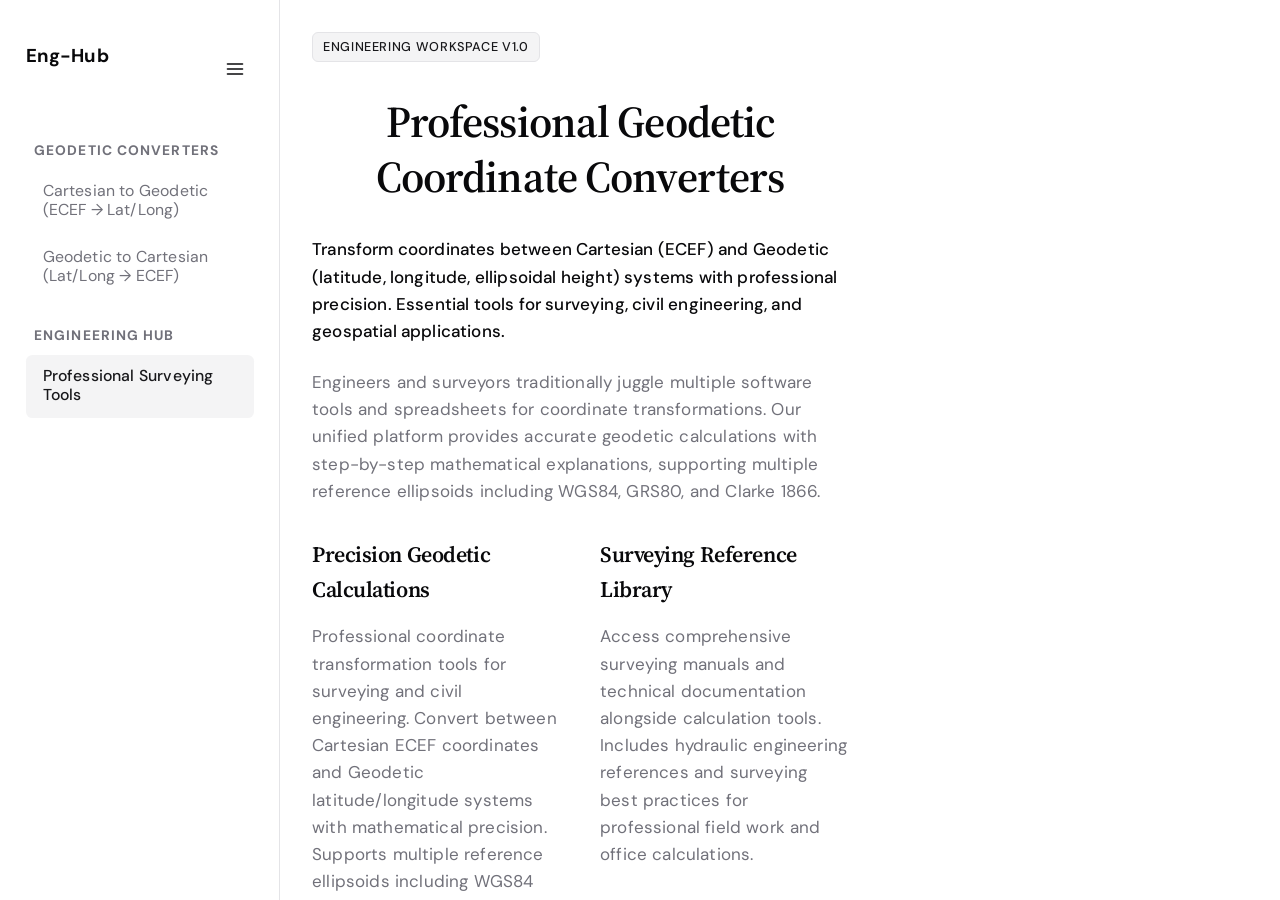
<file: index.html>
<!DOCTYPE html>
<html lang="en" class="shell-root">
<head>
    <meta charset="UTF-8">
    <meta name="viewport" content="width=device-width, initial-scale=1.0, viewport-fit=cover">
    <title>Engineering Hub - Geodetic Coordinate Converters & Engineering Tools</title>
    <meta name="description" content="Free engineering tools for coordinate conversion: Cartesian to Geodetic, Geodetic to Cartesian. Professional surveying and engineering calculators with step-by-step mathematical explanations.">
    <meta name="keywords" content="geodetic converter, cartesian coordinates, surveying tools, coordinate transformation, engineering calculator, WGS84, latitude longitude, ECEF coordinates, surveying software, civil engineering tools">
    <meta name="author" content="Engineering Hub">
    <meta name="robots" content="index, follow">
    <meta name="language" content="English">
    <meta name="google-site-verification" content="0liCNYoJuvXOSjtjgIlACG_E5TNCHaY1WtifR_7TQVk" />

    <!-- Open Graph / Facebook -->
    <meta property="og:type" content="website">
    <meta property="og:title" content="Engineering Hub - Geodetic Coordinate Converters">
    <meta property="og:description" content="Professional engineering tools for coordinate conversion between Cartesian and Geodetic systems. Step-by-step mathematical calculations for surveying and civil engineering.">
    <meta property="og:url" content="https://nahomkasa999.github.io/Engineering-tools/">
    <meta property="og:image" content="https://nahomkasa999.github.io/Engineering-tools/assets/images/reference-img.jpg">

    <!-- Twitter -->
    <meta name="twitter:card" content="summary_large_image">
    <meta name="twitter:title" content="Engineering Hub - Geodetic Coordinate Converters">
    <meta name="twitter:description" content="Professional engineering tools for coordinate conversion between Cartesian and Geodetic systems.">
    <meta name="twitter:image" content="https://nahomkasa999.github.io/Engineering-tools/assets/images/reference-img.jpg">

    <!-- Canonical URL -->
    <link rel="canonical" href="https://nahomkasa999.github.io/Engineering-tools/">

    <link rel="stylesheet" href="style.css">

    <!-- JSON-LD Structured Data -->
    <script type="application/ld+json">
    {
        "@context": "https://schema.org",
        "@type": "WebApplication",
        "name": "Engineering Hub",
        "description": "Professional engineering tools for coordinate conversion and surveying calculations",
        "url": "https://nahomkasa999.github.io/Engineering-tools/",
        "applicationCategory": "EngineeringApplication",
        "operatingSystem": "Web Browser",
        "offers": {
            "@type": "Offer",
            "price": "0",
            "priceCurrency": "USD"
        },
        "featureList": [
            "Cartesian to Geodetic Converter",
            "Geodetic to Cartesian Converter",
            "Step-by-step Mathematical Calculations",
            "Multiple Reference Ellipsoids (WGS84, GRS80, etc.)",
            "Bowring's Method and Iterative Solutions"
        ],
        "author": {
            "@type": "Person",
            "name": "Engineering Hub Team"
        },
        "publisher": {
            "@type": "Organization",
            "name": "Engineering Hub"
        }
    }
    </script>
</head>
<body class="shell">
    <div class="app-container">
        <aside class="sidebar" id="sidebar">
            <div class="sidebar-header">
                <h1>Eng-Hub</h1>
                <button id="sidebar-toggle" aria-label="Toggle Sidebar">
                    <svg width="20" height="20" viewBox="0 0 24 24" fill="none" stroke="currentColor" stroke-width="2" stroke-linecap="round" stroke-linejoin="round"><line x1="3" y1="12" x2="21" y2="12"></line><line x1="3" y1="6" x2="21" y2="6"></line><line x1="3" y1="18" x2="21" y2="18"></line></svg>
                </button>
            </div>
            <nav id="nav-menu" aria-label="Main">
                <!-- Navigation will be dynamically loaded here -->
            </nav>
        </aside>
        <main class="content">
            <iframe id="tool-view" name="tool-view" title="Tool workspace" src="about:blank"></iframe>
        </main>
    </div>
    <script src="script.js"></script>
</body>
</html>
</file>
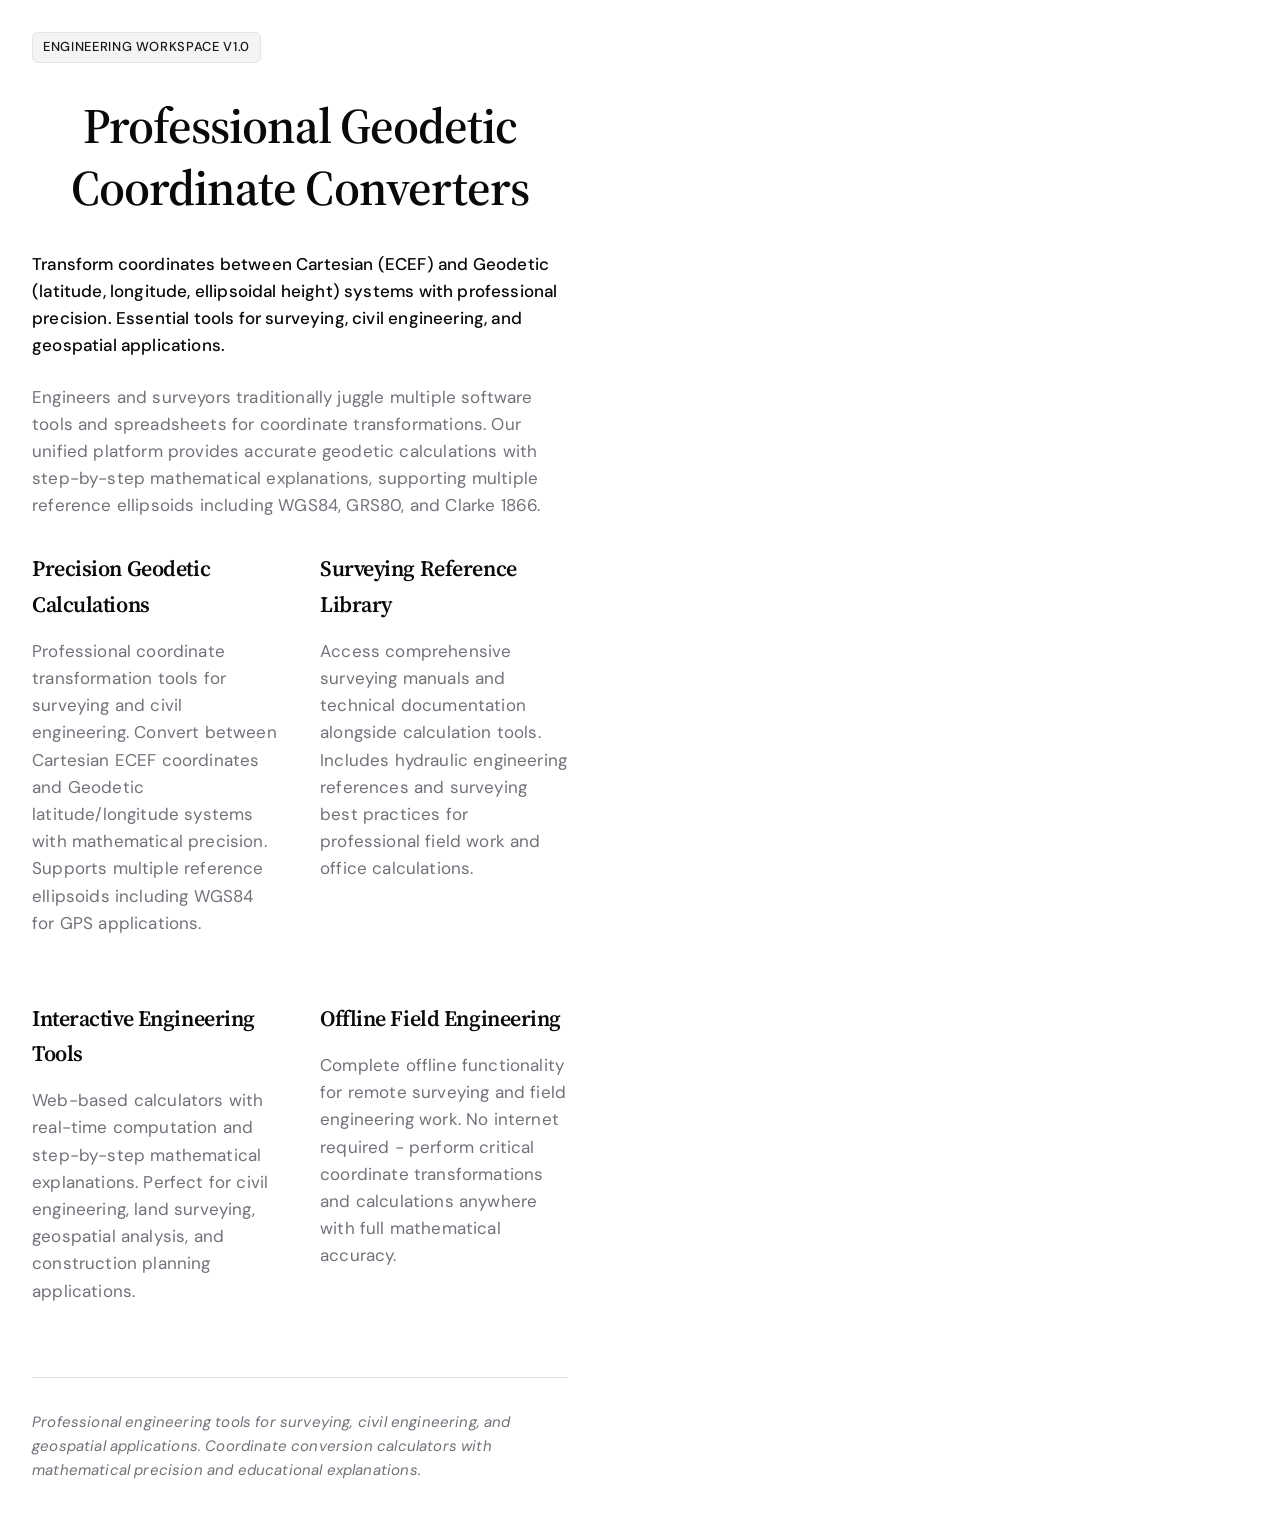
<file: tools/welcome.html>
<!DOCTYPE html>
<html lang="en">
<head>
    <meta charset="UTF-8">
    <meta name="viewport" content="width=device-width, initial-scale=1.0, viewport-fit=cover">
    <title>Engineering Hub - Professional Geodetic Coordinate Converters & Surveying Tools</title>
    <meta name="description" content="Free engineering tools for coordinate conversion: transform between Cartesian (ECEF) and Geodetic (latitude, longitude, height) coordinate systems. Professional surveying calculators with mathematical precision.">
    <meta name="keywords" content="geodetic coordinates, cartesian coordinates, surveying tools, coordinate transformation, civil engineering, WGS84 ellipsoid, latitude longitude conversion, ECEF coordinates, surveying calculations, engineering software">
    <link rel="stylesheet" href="../css/eng-hub.css">
</head>
<body class="note-page welcome-page">
    <div class="tag">Engineering Workspace v1.0</div>
    <h1>Professional Geodetic Coordinate Converters</h1>

    <p class="highlight">Transform coordinates between Cartesian (ECEF) and Geodetic (latitude, longitude, ellipsoidal height) systems with professional precision. Essential tools for surveying, civil engineering, and geospatial applications.</p>

    <p>Engineers and surveyors traditionally juggle multiple software tools and spreadsheets for coordinate transformations. Our unified platform provides accurate geodetic calculations with step-by-step mathematical explanations, supporting multiple reference ellipsoids including WGS84, GRS80, and Clarke 1866.</p>

    <div class="vision-grid">
        <div>
            <h2>Precision Geodetic Calculations</h2>
            <p>Professional coordinate transformation tools for surveying and civil engineering. Convert between Cartesian ECEF coordinates and Geodetic latitude/longitude systems with mathematical precision. Supports multiple reference ellipsoids including WGS84 for GPS applications.</p>
        </div>
        <div>
            <h2>Surveying Reference Library</h2>
            <p>Access comprehensive surveying manuals and technical documentation alongside calculation tools. Includes hydraulic engineering references and surveying best practices for professional field work and office calculations.</p>
        </div>
        <div>
            <h2>Interactive Engineering Tools</h2>
            <p>Web-based calculators with real-time computation and step-by-step mathematical explanations. Perfect for civil engineering, land surveying, geospatial analysis, and construction planning applications.</p>
        </div>
        <div>
            <h2>Offline Field Engineering</h2>
            <p>Complete offline functionality for remote surveying and field engineering work. No internet required - perform critical coordinate transformations and calculations anywhere with full mathematical accuracy.</p>
        </div>
    </div>

    <p class="footer-note">
        <em>Professional engineering tools for surveying, civil engineering, and geospatial applications. Coordinate conversion calculators with mathematical precision and educational explanations.</em>
    </p>
</body>
</html>
</file>
<file: style.css>
@import url("css/eng-hub.css");

/* Shell app (index): mobile-first, then side-by-side */

html.shell-root,
body.shell {
  height: auto;
  min-height: 100dvh;
  margin: 0;
  background-color: var(--background);
  color: var(--foreground);
  font-family: var(--font-ui);
  font-size: var(--text-base);
  line-height: var(--leading-normal);
  letter-spacing: var(--tracking-normal);
  -webkit-font-smoothing: antialiased;
  overflow-x: hidden;
}

.app-container {
  display: flex;
  flex-direction: column;
  min-height: 100dvh;
  width: 100%;
}

.sidebar {
  width: 100%;
  flex-shrink: 0;
  background-color: var(--background);
  border-bottom: 1px solid var(--border);
  display: flex;
  flex-direction: column;
  padding: 1rem;
  padding-bottom: 0.75rem;
  transition: all 0.25s ease;
  max-height: 50vh;
  overflow-y: auto;
  overflow-x: hidden;
}

@media (min-width: 640px) {
  .sidebar {
    max-height: 100dvh;
    padding: clamp(1rem, 4vw, 1.5rem);
  }
}

/* Mobile sidebar collapsed state */
@media (max-width: 767px) {
  .sidebar.collapsed {
    max-height: 60px;
    padding-bottom: 0.5rem;
  }
}

.sidebar-header {
  display: flex;
  align-items: center;
  justify-content: space-between;
}

#sidebar-toggle {
  background: transparent;
  border: none;
  cursor: pointer;
  padding: 0.5rem;
  color: var(--foreground);
  display: flex;
  align-items: center;
  justify-content: center;
  border-radius: var(--radius);
}

#sidebar-toggle:hover {
  background-color: var(--muted);
}

/* Navigation links */
.nav-link {
  display: block;
  padding: 0.75rem 1rem;
  margin: 0.125rem 0;
  color: var(--muted-foreground);
  text-decoration: none;
  border-radius: var(--radius-sm);
  transition: all 0.15s ease;
  min-height: 48px;
  display: flex;
  align-items: center;
  font-size: var(--text-sm);
  font-weight: 400;
  line-height: 1.2;
}

.nav-link:hover {
  background-color: var(--accent);
  color: var(--accent-foreground);
}

.nav-link.is-active {
  background-color: var(--accent);
  color: var(--accent-foreground);
  font-weight: 500;
}

#nav-menu h3 {
  font-size: var(--text-xs);
  text-transform: uppercase;
  letter-spacing: 0.08em;
  font-weight: 700;
  color: var(--muted-foreground);
  margin: 1.5rem 0 0.5rem 0;
  padding: 0 0.5rem;
}

/* Collapsed state */
.sidebar.collapsed {
  width: 64px;
  padding-left: 0.5rem;
  padding-right: 0.5rem;
  overflow: hidden;
}

.sidebar.collapsed .sidebar-header h1,
.sidebar.collapsed #nav-menu h3,
.sidebar.collapsed .nav-link span {
  display: none;
}

.sidebar.collapsed .sidebar-header {
  justify-content: center;
}

.sidebar.collapsed .nav-link {
  text-align: center;
  padding: 0.75rem 0;
}

@media (min-width: 768px) {
  .app-container {
    flex-direction: row;
    height: 100dvh;
  }

  .sidebar {
    width: 280px;
    transition: width 0.3s ease;
    border-bottom: none;
    border-right: 1px solid var(--border);
    padding: 1.5rem;
    overflow-y: auto;
  }

  .sidebar-header h1 {
    margin-bottom: 2.5rem;
    font-size: 1.1rem;
  }

  #nav-menu h3 {
    margin: 1.5rem 0 0.5rem 0;
  }

.content {
  flex: 1;
  min-height: 0;
  position: relative;
  overflow: hidden;
}

#tool-view {
  width: 100%;
  height: 100%;
  min-height: calc(100dvh - 180px);
  border: none;
  display: block;
}

  html.shell-root,
  body.shell {
    overflow: hidden;
    height: 100%;
  }

  .app-container {
    height: 100dvh;
  }
}
</file>
<file: css/eng-hub.css>
/*
  Engineering Hub — design tokens + shared tool/note styles
  Mobile-first; calm neutral palette (unchanged intent)
*/

@import url("https://fonts.googleapis.com/css2?family=DM+Sans:ital,opsz,wght@0,9..40,400;0,9..40,500;0,9..40,600;0,9..40,700;1,9..40,400&display=swap");
@import url("https://fonts.googleapis.com/css2?family=Source+Serif+4:ital,opsz,wght@0,8..60,400;0,8..60,600;0,8..60,700;1,8..60,400&display=swap");

:root {
  /* Colors — shadcn-inspired minimal palette */
  --background: #ffffff;
  --foreground: #09090b;
  --muted: #f4f4f5;
  --muted-foreground: #71717a;
  --popover: #ffffff;
  --popover-foreground: #09090b;
  --border: #e4e4e7;
  --input: #ffffff;
  --card: #ffffff;
  --card-foreground: #09090b;
  --primary: #18181b;
  --primary-foreground: #fafafa;
  --secondary: #f4f4f5;
  --secondary-foreground: #18181b;
  --accent: #f4f4f5;
  --accent-foreground: #18181b;
  --destructive: #ef4444;
  --destructive-foreground: #fafafa;
  --ring: #d4d4d8;
  --radius: 0.5rem;
  --radius-sm: 0.375rem;

  /* Typography — DM Sans for body, Serif for titles/math */
  --font-serif: "Source Serif 4", Cambria, "Cambria Math", Georgia, serif;
  --font-sans: "DM Sans", -apple-system, BlinkMacSystemFont, "Segoe UI", Roboto, sans-serif;
  
  --font-body: var(--font-sans);
  --font-title: var(--font-serif);
  --font-ui: var(--font-sans);
  --font-mono: ui-monospace, "Cascadia Code", "Source Code Pro", Menlo, Consolas, monospace;

  --tracking-tight: -0.02em;
  --tracking-normal: 0.01em;
  --leading-tight: 1.25;
  --leading-normal: 1.6;
  --leading-relaxed: 1.7;

  /* Fluid type scale (phone-first) */
  --text-xs: clamp(0.75rem, 0.72rem + 0.12vw, 0.8125rem);
  --text-sm: clamp(0.8125rem, 0.78rem + 0.2vw, 0.9375rem);
  --text-base: clamp(1rem, 0.96rem + 0.2vw, 1.0625rem);
  --text-lg: clamp(1.0625rem, 1rem + 0.35vw, 1.1875rem);
  --text-xl: clamp(1.1875rem, 1.05rem + 0.55vw, 1.375rem);
  --text-2xl: clamp(1.375rem, 1.15rem + 0.9vw, 1.75rem);
  --text-3xl: clamp(1.625rem, 1.25rem + 1.4vw, 2.25rem);
  --text-display: clamp(2rem, 1.5rem + 2vw, 3.25rem);

  /* Spacing rhythm */
  --space-page-x: clamp(1rem, 4vw, 2.5rem);
  --space-page-y: clamp(1.25rem, 3vw, 2.5rem);
  --space-section: clamp(1.5rem, 4vw, 2rem);
  --touch-min: 44px;
}

*,
*::before,
*::after {
  box-sizing: border-box;
}

html {
  -webkit-text-size-adjust: 100%;
}

body.tool-page,
body.note-page {
  margin: 0;
  min-height: 100vh;
  background-color: var(--background);
  color: var(--foreground);
  font-family: var(--font-ui);
  font-size: var(--text-base);
  line-height: var(--leading-normal);
  letter-spacing: var(--tracking-normal);
  -webkit-font-smoothing: antialiased;
  padding: 1rem;
  padding-bottom: calc(1rem + env(safe-area-inset-bottom, 0px));
  text-align: left;
}

@media (min-width: 640px) {
  body.tool-page,
  body.note-page {
    padding: 2rem;
    padding-bottom: calc(2rem + env(safe-area-inset-bottom, 0px));
  }
}

/* Center note page content */
.note-page {
  max-width: 600px;
  margin-left: auto;
  margin-right: auto;
}

.tool-page h1,
.note-page h1 {
  font-family: var(--font-title);
  font-size: var(--text-2xl);
  font-weight: 600;
  letter-spacing: var(--tracking-tight);
  line-height: var(--leading-tight);
  margin: 0 0 var(--space-section) 0;
  color: var(--foreground);
  text-align: center;
}

.tool-page h2,
.note-page h2 {
  font-family: var(--font-title);
  font-size: var(--text-lg);
  font-weight: 600;
  letter-spacing: var(--tracking-tight);
  margin: 0 0 1rem 0;
  color: var(--foreground);
}

.tool-page p,
.note-page p {
  color: var(--muted-foreground);
  line-height: var(--leading-relaxed);
  margin: 0 0 1rem 0;
}

.tool-page .container {
  display: grid;
  grid-template-columns: 1fr;
  gap: clamp(1rem, 3vw, 1.5rem);
  margin-bottom: var(--space-section);
  max-width: 720px;
  margin-left: auto;
  margin-right: auto;
}

@media (min-width: 640px) {
  .tool-page .container {
    grid-template-columns: repeat(auto-fit, minmax(min(100%, 280px), 1fr));
  }
}

.tool-page .panel,
.tool-page .config-panel {
  background-color: var(--card);
  padding: 1.25rem;
  border-radius: var(--radius);
  border: 1px solid var(--border);
  box-shadow: 0 1px 3px 0 rgb(0 0 0 / 0.1), 0 1px 2px -1px rgb(0 0 0 / 0.1);
  max-width: 100%;
  margin-left: auto;
  margin-right: auto;
  margin-bottom: 1.5rem;
}

@media (min-width: 640px) {
  .tool-page .panel,
  .tool-page .config-panel {
    padding: 1.5rem;
    max-width: 600px;
    margin-bottom: 2rem;
  }
}

.tool-page .panel {
  background-color: var(--background);
  border: 1px solid var(--border);
}

.tool-page label,
.note-page label {
  display: block;
  font-size: var(--text-sm);
  font-weight: 500;
  margin-bottom: 0.5rem;
  color: var(--muted-foreground);
}

.tool-page input,
.tool-page select,
.note-page input,
.note-page select {
  width: 100%;
  min-height: var(--touch-min);
  background-color: var(--input);
  color: var(--foreground);
  padding: 0.5rem 0.75rem;
  font-family: var(--font-ui);
  font-size: var(--text-sm);
  border: 1px solid var(--border);
  border-radius: var(--radius-sm);
  margin-bottom: 1rem;
  transition: all 0.15s ease;
}

.tool-page input:focus,
.tool-page select:focus {
  outline: 2px solid var(--ring);
  outline-offset: -1px;
  border-color: var(--ring);
}

.tool-page button {
  width: 100%;
  min-height: var(--touch-min);
  background-color: var(--foreground);
  color: var(--background);
  padding: 0.625rem 1rem;
  cursor: pointer;
  font-weight: 500;
  font-family: var(--font-ui);
  font-size: var(--text-sm);
  border-radius: var(--radius-sm);
  border: none;
  margin-top: 0.5rem;
  transition: all 0.15s ease;
  box-shadow: 0 1px 2px 0 rgb(0 0 0 / 0.05);
}

.tool-page button:hover {
  background-color: var(--foreground);
  box-shadow: 0 1px 3px 0 rgb(0 0 0 / 0.1), 0 1px 2px -1px rgb(0 0 0 / 0.1);
}

.tool-page button:active {
  background-color: var(--foreground);
  transform: translateY(1px);
}

.tool-page .output-panel {
  margin-top: var(--space-section);
  padding-top: var(--space-section);
  border-top: 1px solid var(--border);
}

.tool-page .final-result-box {
  background-color: var(--background);
  color: var(--foreground);
  padding: 1.5rem 2rem;
  text-align: center;
  border: 2px solid var(--border);
  border-radius: var(--radius);
  margin-bottom: var(--space-section);
  display: block;
  margin-left: auto;
  margin-right: auto;
  width: fit-content;
  min-width: 300px;
  box-shadow: 0 2px 8px rgba(0, 0, 0, 0.1);
}

.tool-page .final-result-title {
  font-size: var(--text-sm);
  text-transform: uppercase;
  letter-spacing: 0.08em;
  margin-bottom: 0.75rem;
  color: var(--muted-foreground);
  font-weight: 600;
}

.tool-page .final-result {
  font-size: var(--text-xl);
  font-weight: 600;
  line-height: var(--leading-tight);
  word-break: break-word;
  font-family: var(--font-serif);
}

.final-answer-display {
  margin-bottom: 1rem;
  font-size: var(--text-sm);
  text-align: center;
  color: var(--foreground);
  font-weight: 500;
  padding: 0 0.5rem;
}

@media (min-width: 640px) {
  .final-answer-display {
    margin-bottom: 1.5rem;
    font-size: var(--text-base);
    padding: 0;
  }
}

.boxed-answer {
  background-color: var(--muted);
  border: 1px solid var(--border);
  border-radius: var(--radius);
  padding: 0.625rem 1rem;
  font-weight: 600;
  font-family: var(--font-serif);
  font-size: var(--text-sm);
  display: inline-block;
  margin-left: 0.5rem;
  box-shadow: 0 1px 2px 0 rgb(0 0 0 / 0.05);
}

.result-box {
  background-color: transparent;
  border: 1px solid var(--border);
  border-radius: 0;
  padding: 0.25rem 0.375rem;
  font-weight: 600;
  font-family: var(--font-serif);
  font-size: var(--text-sm);
  color: #000000;
  display: inline-block;
  margin: 0 0.125rem;
  vertical-align: baseline;
  text-align: center;
  word-break: break-all;
  min-height: 2rem;
  display: inline-flex;
  align-items: center;
  justify-content: center;
}

@media (min-width: 640px) {
  .result-box {
    font-size: var(--text-base);
    padding: 0.25rem 0.5rem;
  }
}

.tool-page .final-result-title {
  font-size: var(--text-xs);
  text-transform: uppercase;
  letter-spacing: 0.08em;
  margin-bottom: 0.5rem;
  color: var(--muted-foreground);
}

.tool-page .final-result {
  font-size: var(--text-lg);
  font-weight: 500;
  line-height: var(--leading-tight);
  word-break: break-word;
  font-family: var(--font-serif); /* Math/Serif look */
}

.tool-page .step-container {
  margin-bottom: 1.5rem;
  max-width: 600px;
  margin-left: auto;
  margin-right: auto;
  text-align: left;
}

.tool-page .step-container p {
  margin-bottom: 1.25rem;
}

.tool-page .step-container p:has(.result-box) {
  text-align: center;
  margin-bottom: 1rem;
  font-family: var(--font-serif);
  color: #000000;
  font-size: var(--text-base);
  font-weight: 600;
}

.tool-page .step-container mjx-container {
  margin: 1.25rem 0;
}

.tool-page .step-title {
  font-size: var(--text-sm);
  font-weight: 600;
  margin-bottom: 0.75rem;
  color: var(--foreground);
  text-transform: uppercase;
  letter-spacing: 0.04em;
}

/* MathJax: readable on narrow screens */
.tool-page mjx-container,
.note-page mjx-container {
  display: block;
  margin: 0.75em 0 !important;
  color: var(--foreground) !important;
  overflow-x: auto;
  overflow-y: hidden;
  max-width: 100%;
  -webkit-overflow-scrolling: touch;
}

/* Left-align explanation text */
.tool-page #explanationText {
  text-align: left;
}

/* Welcome / notes */
.note-page .tag {
  background-color: var(--secondary);
  color: var(--secondary-foreground);
  padding: 0.25rem 0.625rem;
  font-size: var(--text-xs);
  font-weight: 500;
  text-transform: uppercase;
  letter-spacing: 0.05em;
  display: inline-flex;
  align-items: center;
  margin-bottom: 1.5rem;
  border-radius: var(--radius-sm);
  border: 1px solid var(--border);
}

.note-page .vision-grid {
  display: grid;
  grid-template-columns: 1fr;
  gap: clamp(1.5rem, 4vw, 2.5rem);
  margin-top: 2rem;
  max-width: none;
}

@media (min-width: 768px) {
  .note-page .vision-grid {
    grid-template-columns: 1fr 1fr;
  }
}

.note-page .highlight {
  color: var(--foreground);
  font-weight: 500;
}

.note-page ul {
  margin: 0 0 1rem 1.25rem;
  color: var(--muted-foreground);
  font-size: var(--text-base);
  line-height: var(--leading-relaxed);
}

.note-page .code {
  background-color: var(--muted);
  padding: 0.75rem 1rem;
  border-radius: var(--radius-sm);
  font-family: var(--font-mono);
  font-size: var(--text-sm);
  margin: 1rem 0;
  color: var(--foreground);
  overflow-x: auto;
  border: 1px solid var(--border);
}

.note-page h2 {
  font-size: var(--text-xl);
  margin-top: 2rem;
}

.note-page .vision-grid h2 {
  margin-top: 0;
}

/* Welcome hero */
.welcome-page h1 {
  font-size: var(--text-display);
}

.welcome-page .footer-note {
  margin-top: clamp(2rem, 6vw, 4rem);
  border-top: 1px solid var(--border);
  padding-top: clamp(1.25rem, 3vw, 2rem);
  font-size: var(--text-sm);
  color: var(--muted-foreground);
}

/* Center welcome page content like tool forms */
.welcome-page {
  text-align: center;
  padding: 1rem;
  margin: 0 auto;
}

@media (min-width: 640px) {
  .welcome-page {
    padding: 2rem 1.5rem;
  }
}

.welcome-page .vision-grid {
  text-align: left;
  margin-top: 2rem;
}

.welcome-page .tag {
  text-align: center;
  margin-bottom: 2rem;
}

.welcome-page h1 {
  margin-bottom: 2rem;
}

.welcome-page p {
  margin-bottom: 1.5rem;
  line-height: 1.6;
}

.welcome-page .footer-note {
  margin-top: 3rem;
}
</file>
